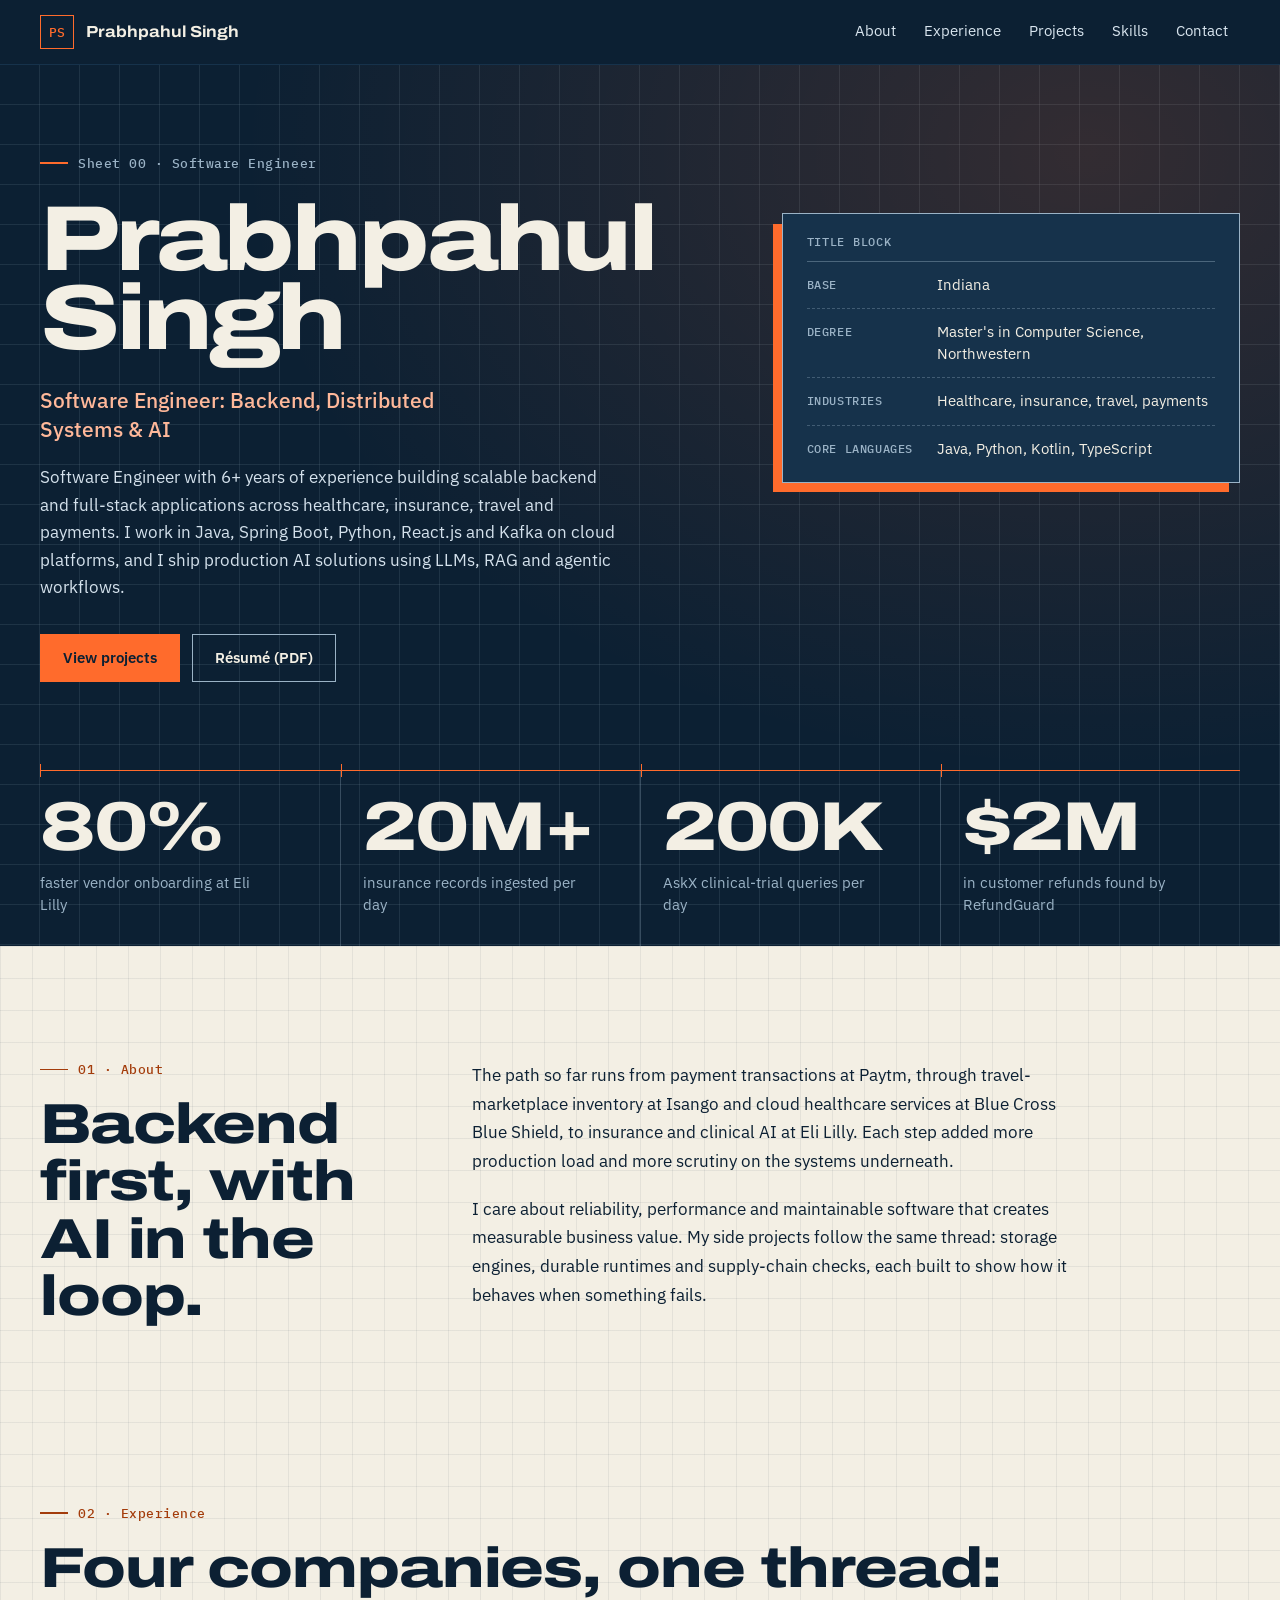
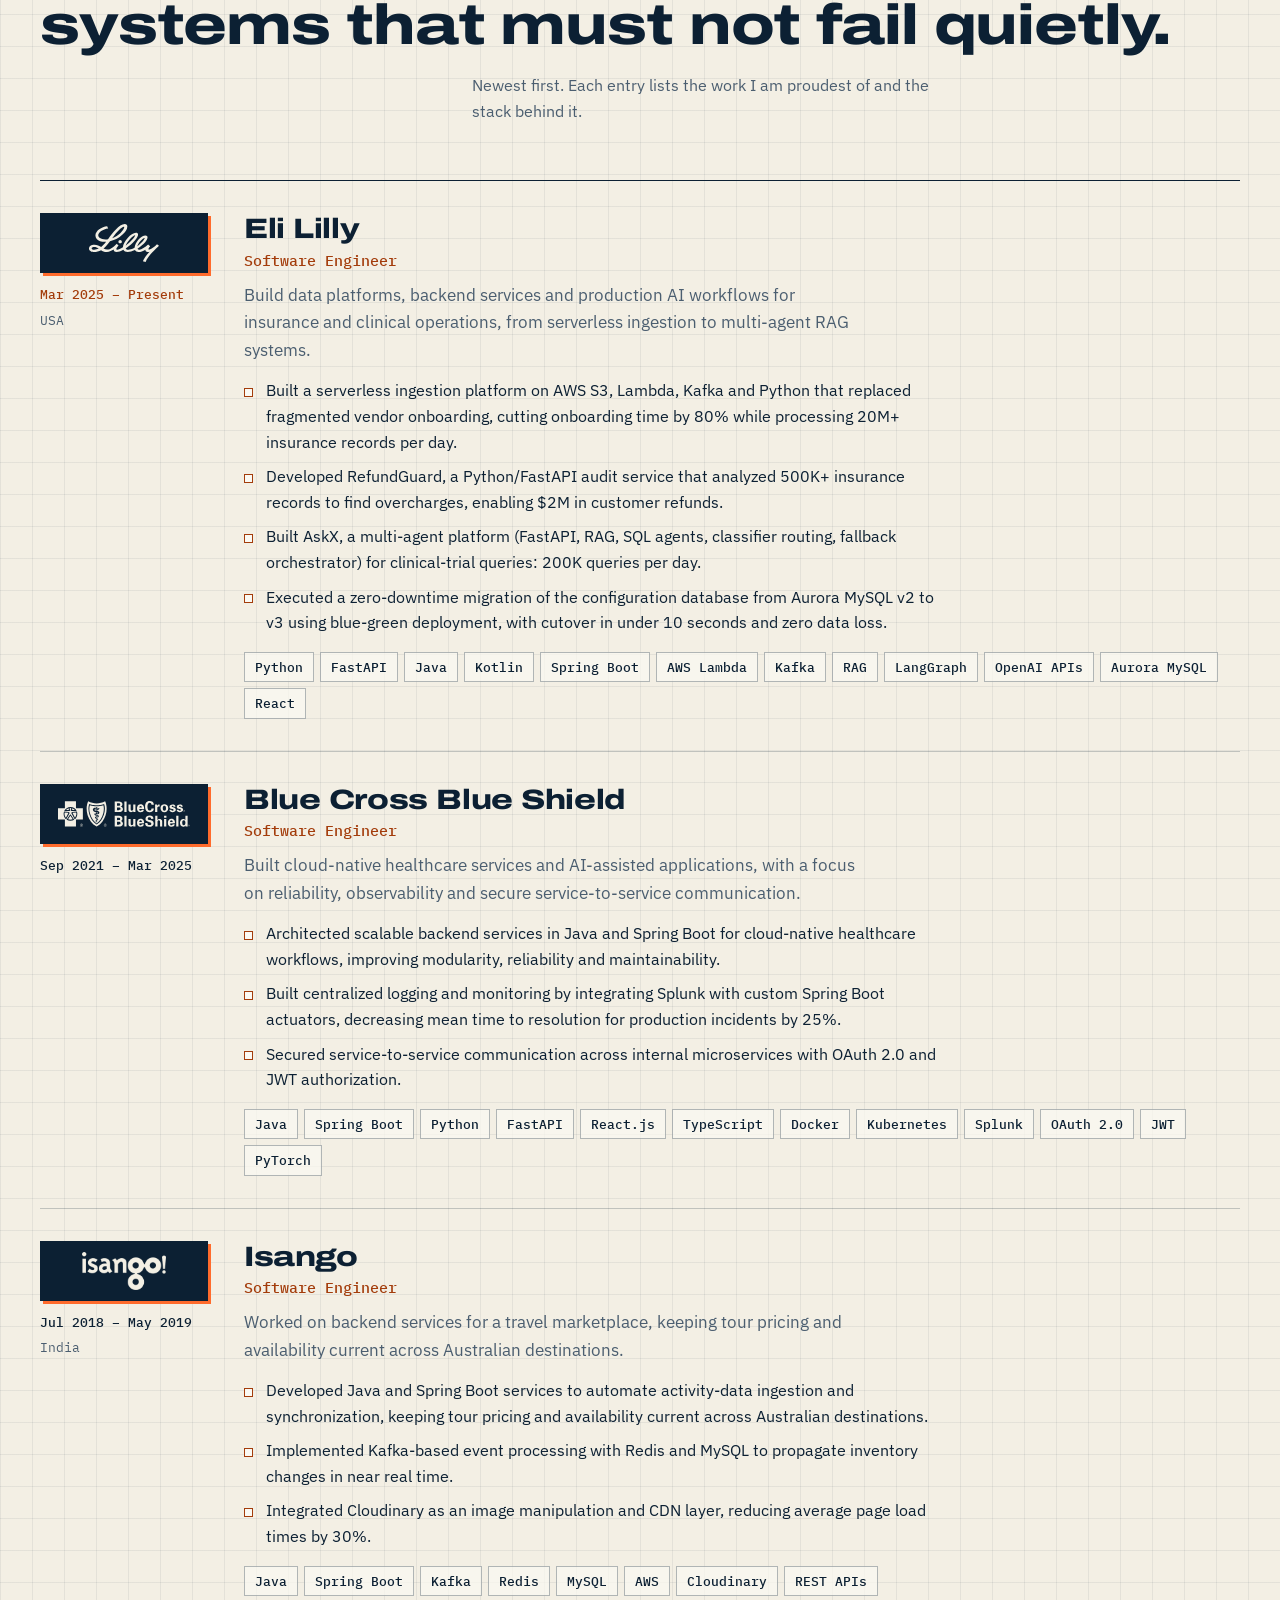
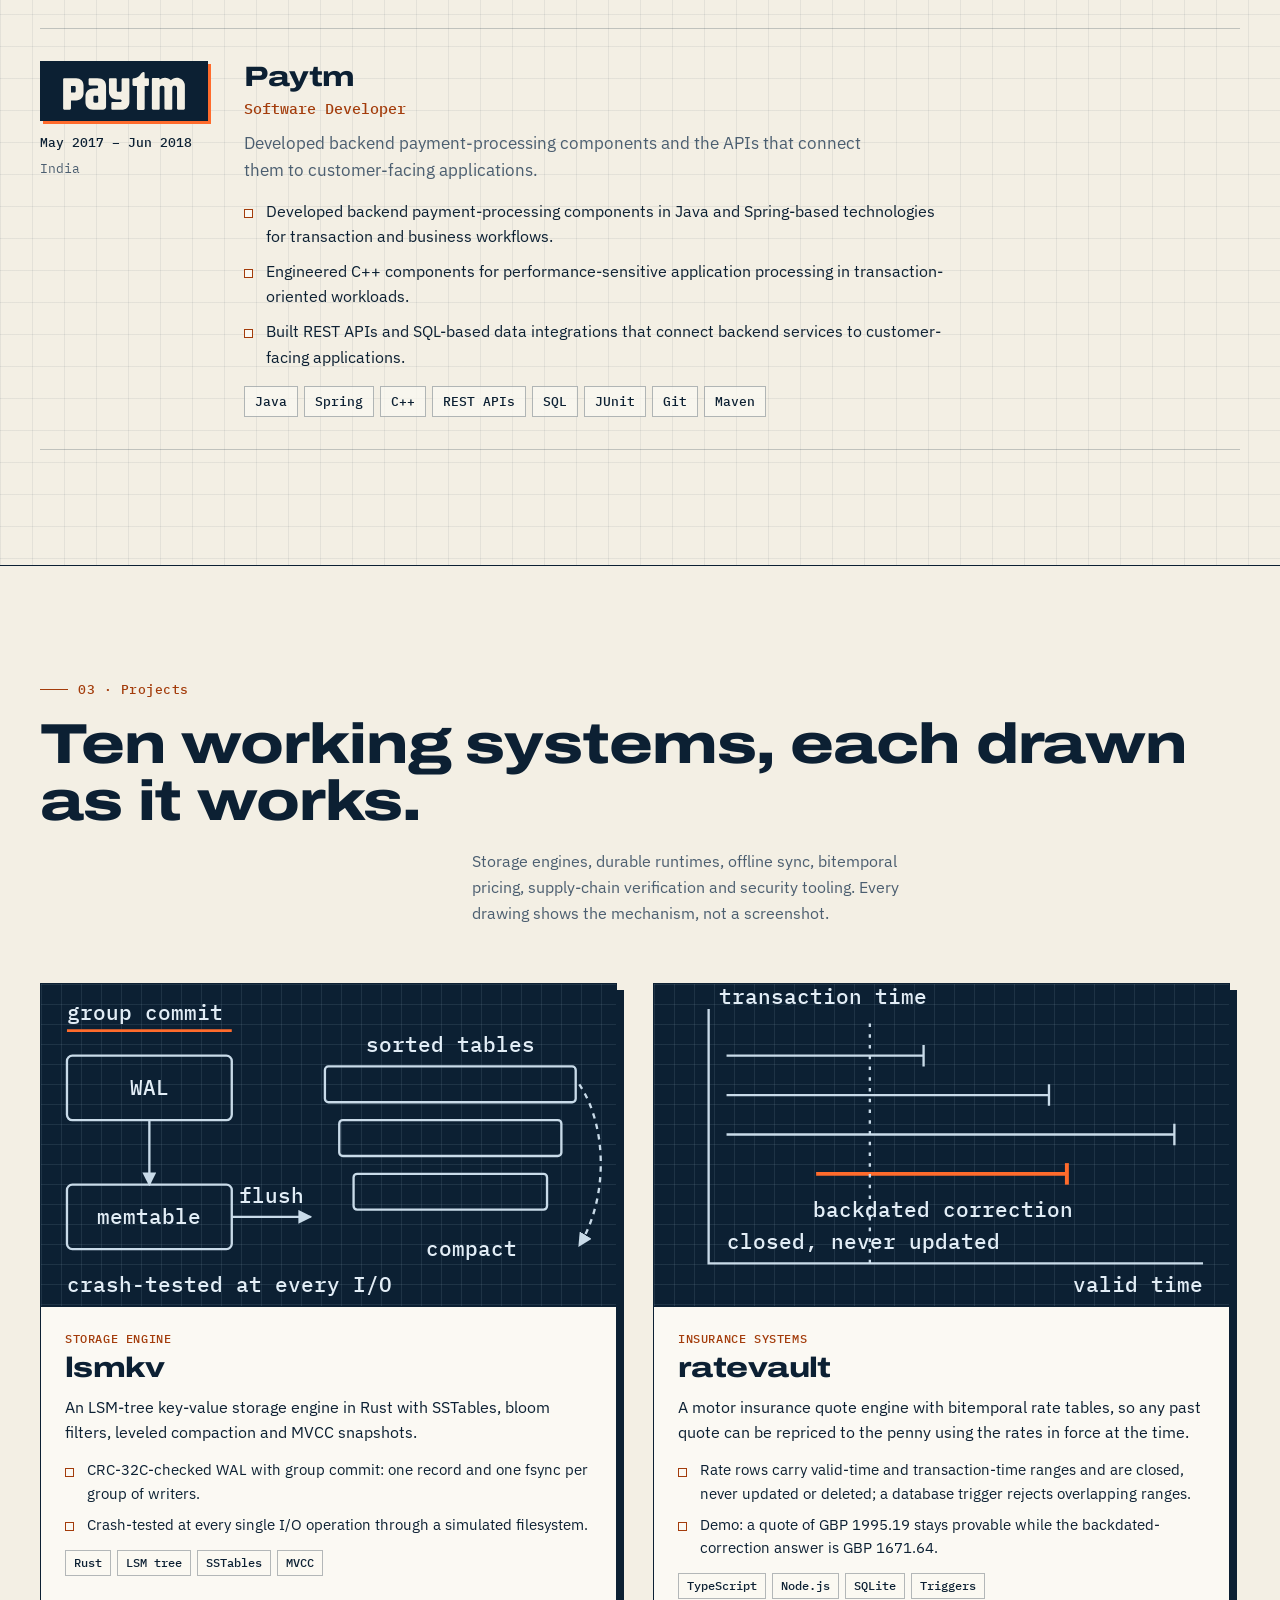
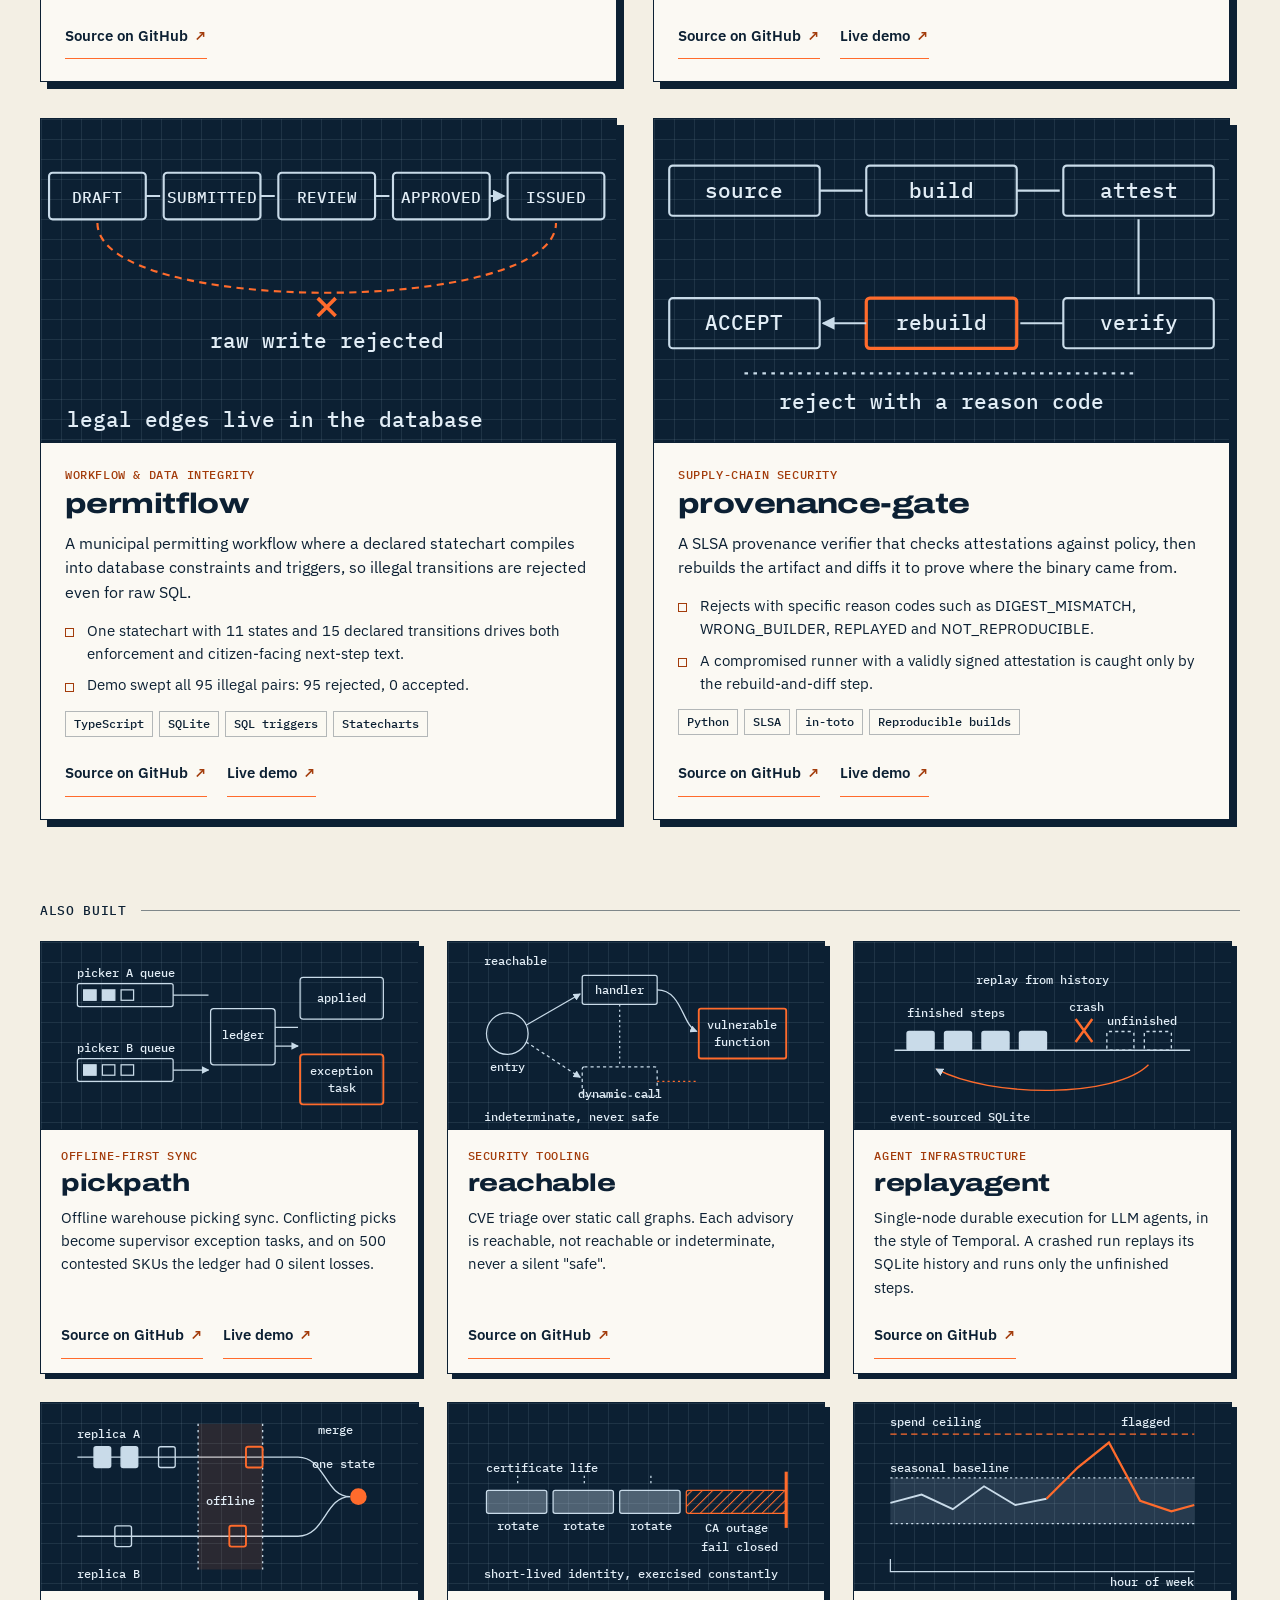
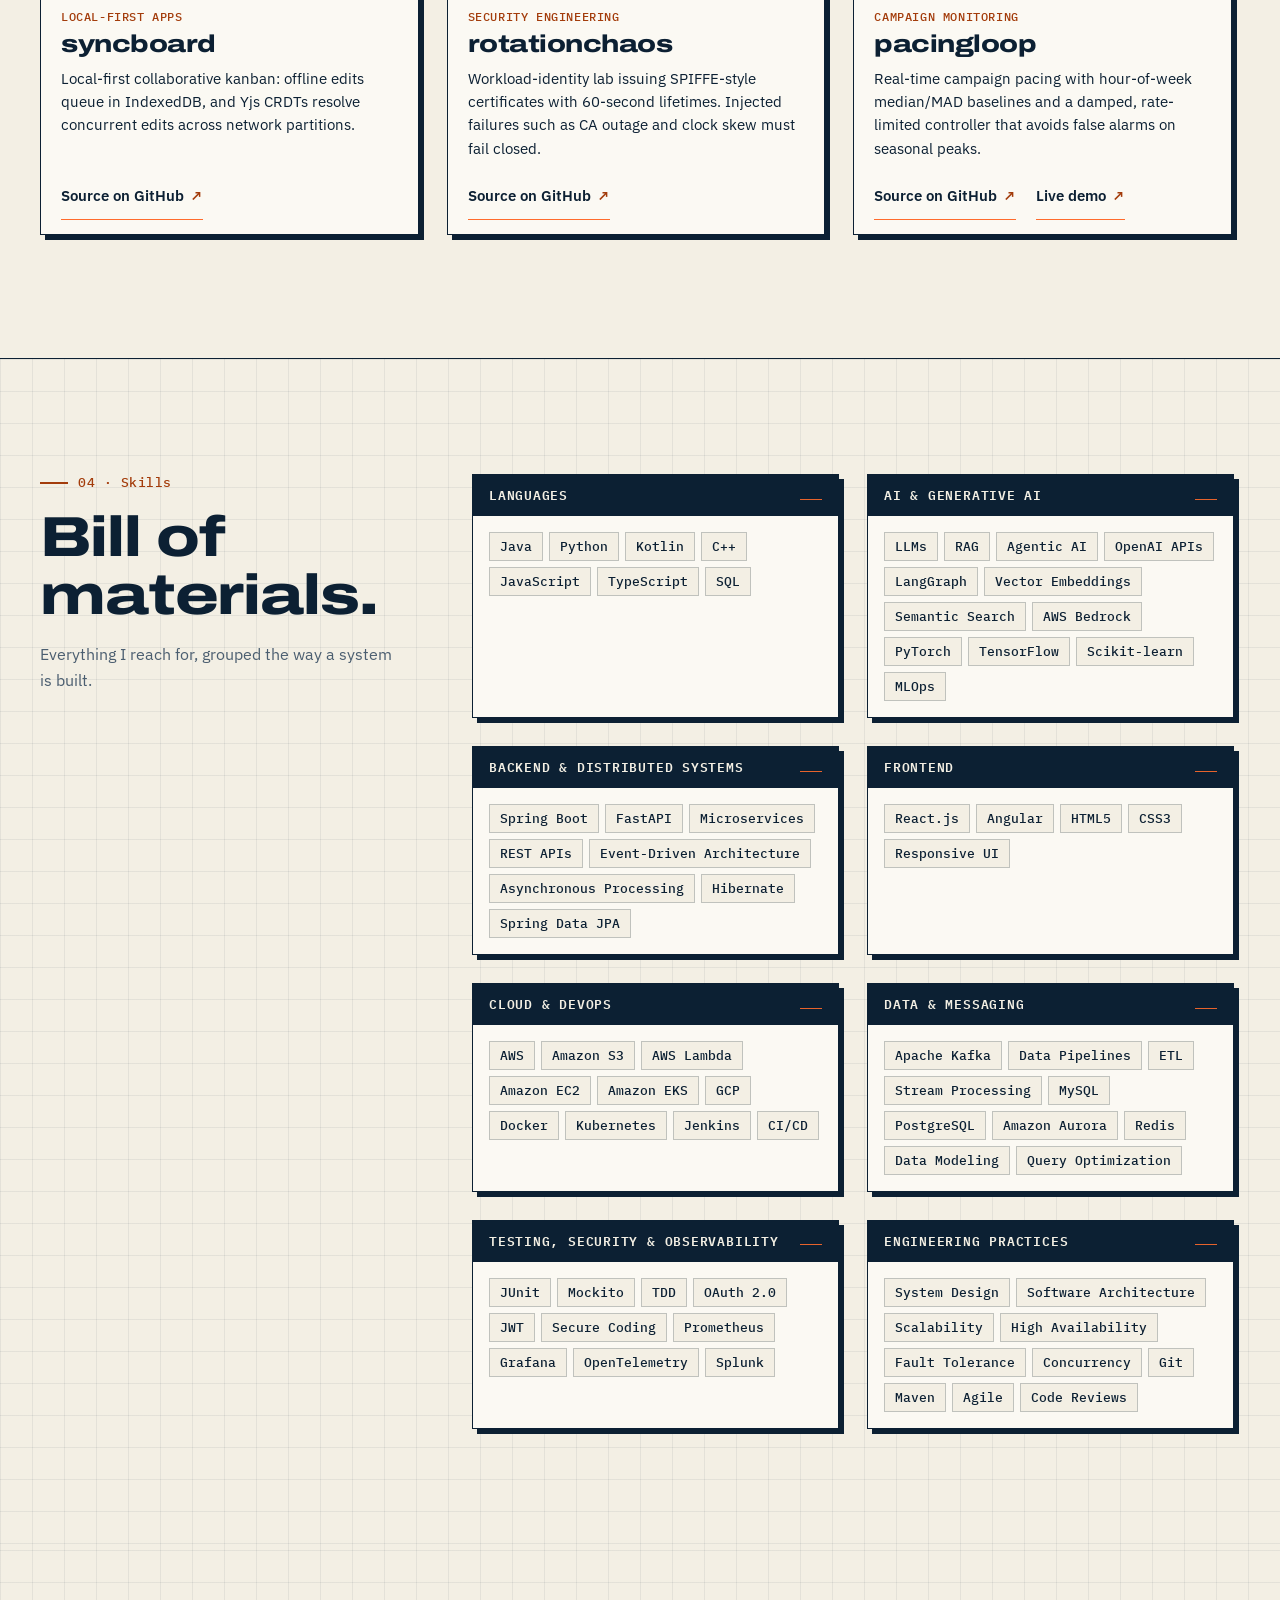
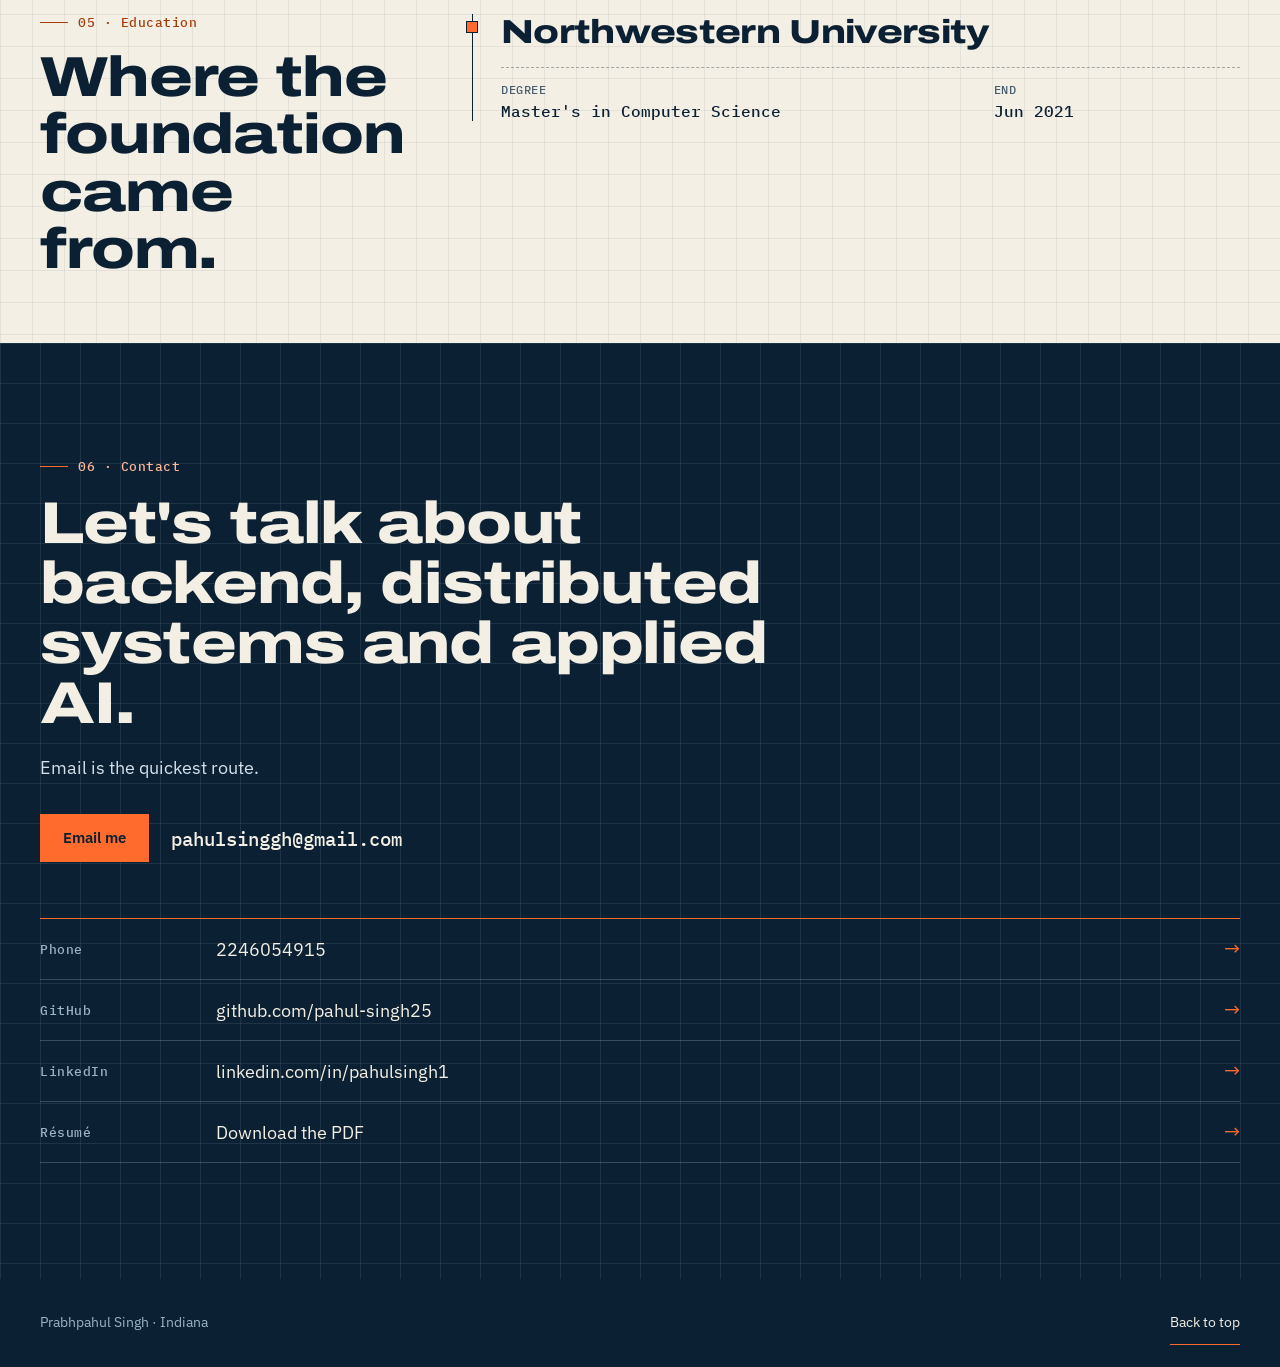
<file: index.html>
<!DOCTYPE html>
<html lang="en">
<head>
<meta charset="utf-8">
<meta name="viewport" content="width=device-width, initial-scale=1">
<title>Prabhpahul Singh | Software Engineer</title>
<meta name="description" content="Software Engineer with 6+ years building scalable backend, distributed and AI systems in healthcare, insurance, travel and payments. Java, Python, Kafka, AWS.">
<link rel="canonical" href="https://pahul-singh25.github.io/">
<meta property="og:type" content="website">
<meta property="og:title" content="Prabhpahul Singh | Software Engineer">
<meta property="og:description" content="Software Engineer with 6+ years building scalable backend, distributed and AI systems in healthcare, insurance, travel and payments. Java, Python, Kafka, AWS.">
<meta property="og:url" content="https://pahul-singh25.github.io/">
<meta property="og:image" content="https://pahul-singh25.github.io/assets/images/social-card.png">
<meta property="og:image:width" content="1200">
<meta property="og:image:height" content="630">
<meta name="twitter:card" content="summary_large_image">
<meta name="twitter:title" content="Prabhpahul Singh | Software Engineer">
<meta name="twitter:description" content="Software Engineer with 6+ years building scalable backend, distributed and AI systems in healthcare, insurance, travel and payments. Java, Python, Kafka, AWS.">
<meta name="twitter:image" content="https://pahul-singh25.github.io/assets/images/social-card.png">
<meta name="theme-color" content="#0c2033">
<link rel="icon" href="favicon.svg" type="image/svg+xml">
<link rel="apple-touch-icon" href="assets/images/apple-touch-icon.png">
<link rel="preconnect" href="https://fonts.googleapis.com">
<link rel="preconnect" href="https://fonts.gstatic.com" crossorigin>
<link rel="stylesheet" href="https://fonts.googleapis.com/css2?family=Archivo:wdth,wght@62..125,400..900&family=IBM+Plex+Mono:wght@400;500&family=IBM+Plex+Sans:wght@400;500;600&display=swap">
<link rel="stylesheet" href="assets/css/site.css">
<script type="application/ld+json">
{"@context":"https://schema.org","@type":"Person","name":"Prabhpahul Singh","jobTitle":"Software Engineer: Backend, Distributed Systems & AI","url":"https://pahul-singh25.github.io/","email":"mailto:pahulsinggh@gmail.com","sameAs":["https://github.com/pahul-singh25","https://www.linkedin.com/in/pahulsingh1/"]}
</script>
</head>
<body id="top">
<a class="skip" href="#main">Skip to content</a>

<header class="site-bar">
  <div class="wrap bar-row">
    <a class="mark" href="#top" aria-label="Prabhpahul Singh, back to top"><span class="mark-box" aria-hidden="true">PS</span><span class="mark-name">Prabhpahul Singh</span></a>
    <nav class="nav-links" aria-label="Primary">
      <a href="#about">About</a>
      <a href="#experience">Experience</a>
      <a href="#projects">Projects</a>
      <a href="#skills">Skills</a>
      <a href="#contact">Contact</a>
    </nav>
    <details class="menu">
      <summary>Menu</summary>
      <nav class="menu-panel" aria-label="Menu">
        <a href="#about">About</a>
        <a href="#experience">Experience</a>
        <a href="#projects">Projects</a>
        <a href="#skills">Skills</a>
        <a href="#contact">Contact</a>
      </nav>
    </details>
  </div>
</header>

<main id="main">

<!-- HERO -->
<section class="hero" aria-labelledby="hero-title">
  <div class="wrap hero-grid">
    <div class="hero-main">
      <p class="sheet-label">Sheet 00 &middot; Software Engineer</p>
      <h1 id="hero-title" class="hero-name">Prabhpahul<br>Singh</h1>
      <p class="hero-title-line">Software Engineer: Backend, Distributed Systems &amp; AI</p>
      <p class="hero-summary">Software Engineer with 6+ years of experience building scalable backend and full-stack applications across healthcare, insurance, travel and payments. I work in Java, Spring Boot, Python, React.js and Kafka on cloud platforms, and I ship production AI solutions using LLMs, RAG and agentic workflows.</p>
      <div class="cta-row">
        <a class="btn btn-primary" href="#projects">View projects</a>
        <a class="btn btn-resume" href="assets/files/prabhpahul-singh-resume.pdf">Résumé (PDF)</a>
      </div>
    </div>

    <aside class="title-block" aria-label="Title block">
      <p class="tb-head">Title block</p>
      <dl class="tb-list">
        <div><dt>Base</dt><dd>Indiana</dd></div>
        <div><dt>Degree</dt><dd>Master's in Computer Science, Northwestern</dd></div>
        <div><dt>Industries</dt><dd>Healthcare, insurance, travel, payments</dd></div>
        <div><dt>Core languages</dt><dd>Java, Python, Kotlin, TypeScript</dd></div>
      </dl>
    </aside>
  </div>

  <div class="wrap">
    <ul class="readouts" aria-label="Headline numbers">
      <li><span class="ro-val">80%</span><span class="ro-label">faster vendor onboarding at Eli Lilly</span></li>
      <li><span class="ro-val">20M+</span><span class="ro-label">insurance records ingested per day</span></li>
      <li><span class="ro-val">200K</span><span class="ro-label">AskX clinical-trial queries per day</span></li>
      <li><span class="ro-val">$2M</span><span class="ro-label">in customer refunds found by RefundGuard</span></li>
    </ul>
  </div>
</section>

<!-- ABOUT -->
<section class="sheet about" id="about" aria-labelledby="about-title">
  <div class="wrap split">
    <header class="sec-head">
      <p class="sec-index">01 &middot; About</p>
      <h2 id="about-title">Backend first, with AI in the loop.</h2>
    </header>
    <div class="prose">
      <p>The path so far runs from payment transactions at Paytm, through travel-marketplace inventory at Isango and cloud healthcare services at Blue Cross Blue Shield, to insurance and clinical AI at Eli Lilly. Each step added more production load and more scrutiny on the systems underneath.</p>
      <p>I care about reliability, performance and maintainable software that creates measurable business value. My side projects follow the same thread: storage engines, durable runtimes and supply-chain checks, each built to show how it behaves when something fails.</p>
    </div>
  </div>
</section>

<!-- EXPERIENCE -->
<section class="sheet experience" id="experience" aria-labelledby="exp-title">
  <div class="wrap">
    <header class="sec-head wide">
      <p class="sec-index">02 &middot; Experience</p>
      <h2 id="exp-title">Four companies, one thread: systems that must not fail quietly.</h2>
      <p class="sec-lede">Newest first. Each entry lists the work I am proudest of and the stack behind it.</p>
    </header>

    <ol class="roles">
      <li class="role role-current">
        <div class="role-meta">
          <span class="logo-tile"><img src="assets/images/logos/eli-lilly.svg" alt="Eli Lilly logo" width="168" height="60" loading="lazy" decoding="async"></span>
          <p class="role-dates">Mar 2025 &ndash; Present</p>
          <p class="role-loc">USA</p>
        </div>
        <div class="role-body">
          <h3>Eli Lilly <span class="role-title">Software Engineer</span></h3>
          <p class="role-desc">Build data platforms, backend services and production AI workflows for insurance and clinical operations, from serverless ingestion to multi-agent RAG systems.</p>
          <ul class="hl">
            <li>Built a serverless ingestion platform on AWS S3, Lambda, Kafka and Python that replaced fragmented vendor onboarding, cutting onboarding time by 80% while processing 20M+ insurance records per day.</li>
            <li>Developed RefundGuard, a Python/FastAPI audit service that analyzed 500K+ insurance records to find overcharges, enabling $2M in customer refunds.</li>
            <li>Built AskX, a multi-agent platform (FastAPI, RAG, SQL agents, classifier routing, fallback orchestrator) for clinical-trial queries: 200K queries per day.</li>
            <li>Executed a zero-downtime migration of the configuration database from Aurora MySQL v2 to v3 using blue-green deployment, with cutover in under 10 seconds and zero data loss.</li>
          </ul>
          <ul class="chips" aria-label="Technologies at Eli Lilly"><li>Python</li><li>FastAPI</li><li>Java</li><li>Kotlin</li><li>Spring Boot</li><li>AWS Lambda</li><li>Kafka</li><li>RAG</li><li>LangGraph</li><li>OpenAI APIs</li><li>Aurora MySQL</li><li>React</li></ul>
        </div>
      </li>

      <li class="role">
        <div class="role-meta">
          <span class="logo-tile"><img src="assets/images/logos/blue-cross-blue-shield.svg" alt="Blue Cross Blue Shield logo" width="168" height="60" loading="lazy" decoding="async"></span>
          <p class="role-dates">Sep 2021 &ndash; Mar 2025</p>
          <p class="role-loc">&nbsp;</p>
        </div>
        <div class="role-body">
          <h3>Blue Cross Blue Shield <span class="role-title">Software Engineer</span></h3>
          <p class="role-desc">Built cloud-native healthcare services and AI-assisted applications, with a focus on reliability, observability and secure service-to-service communication.</p>
          <ul class="hl">
            <li>Architected scalable backend services in Java and Spring Boot for cloud-native healthcare workflows, improving modularity, reliability and maintainability.</li>
            <li>Built centralized logging and monitoring by integrating Splunk with custom Spring Boot actuators, decreasing mean time to resolution for production incidents by 25%.</li>
            <li>Secured service-to-service communication across internal microservices with OAuth 2.0 and JWT authorization.</li>
          </ul>
          <ul class="chips" aria-label="Technologies at Blue Cross Blue Shield"><li>Java</li><li>Spring Boot</li><li>Python</li><li>FastAPI</li><li>React.js</li><li>TypeScript</li><li>Docker</li><li>Kubernetes</li><li>Splunk</li><li>OAuth 2.0</li><li>JWT</li><li>PyTorch</li></ul>
        </div>
      </li>

      <li class="role">
        <div class="role-meta">
          <span class="logo-tile"><img src="assets/images/logos/isango.svg" alt="Isango logo" width="168" height="60" loading="lazy" decoding="async"></span>
          <p class="role-dates">Jul 2018 &ndash; May 2019</p>
          <p class="role-loc">India</p>
        </div>
        <div class="role-body">
          <h3>Isango <span class="role-title">Software Engineer</span></h3>
          <p class="role-desc">Worked on backend services for a travel marketplace, keeping tour pricing and availability current across Australian destinations.</p>
          <ul class="hl">
            <li>Developed Java and Spring Boot services to automate activity-data ingestion and synchronization, keeping tour pricing and availability current across Australian destinations.</li>
            <li>Implemented Kafka-based event processing with Redis and MySQL to propagate inventory changes in near real time.</li>
            <li>Integrated Cloudinary as an image manipulation and CDN layer, reducing average page load times by 30%.</li>
          </ul>
          <ul class="chips" aria-label="Technologies at Isango"><li>Java</li><li>Spring Boot</li><li>Kafka</li><li>Redis</li><li>MySQL</li><li>AWS</li><li>Cloudinary</li><li>REST APIs</li></ul>
        </div>
      </li>

      <li class="role">
        <div class="role-meta">
          <span class="logo-tile"><img src="assets/images/logos/paytm.svg" alt="Paytm logo" width="168" height="60" loading="lazy" decoding="async"></span>
          <p class="role-dates">May 2017 &ndash; Jun 2018</p>
          <p class="role-loc">India</p>
        </div>
        <div class="role-body">
          <h3>Paytm <span class="role-title">Software Developer</span></h3>
          <p class="role-desc">Developed backend payment-processing components and the APIs that connect them to customer-facing applications.</p>
          <ul class="hl">
            <li>Developed backend payment-processing components in Java and Spring-based technologies for transaction and business workflows.</li>
            <li>Engineered C++ components for performance-sensitive application processing in transaction-oriented workloads.</li>
            <li>Built REST APIs and SQL-based data integrations that connect backend services to customer-facing applications.</li>
          </ul>
          <ul class="chips" aria-label="Technologies at Paytm"><li>Java</li><li>Spring</li><li>C++</li><li>REST APIs</li><li>SQL</li><li>JUnit</li><li>Git</li><li>Maven</li></ul>
        </div>
      </li>
    </ol>
  </div>
</section>

<!-- PROJECTS -->
<section class="sheet projects" id="projects" aria-labelledby="proj-title">
  <div class="wrap">
    <header class="sec-head wide">
      <p class="sec-index">03 &middot; Projects</p>
      <h2 id="proj-title">Ten working systems, each drawn as it works.</h2>
      <p class="sec-lede">Storage engines, durable runtimes, offline sync, bitemporal pricing, supply-chain verification and security tooling. Every drawing shows the mechanism, not a screenshot.</p>
    </header>

    <div class="feat-grid">

      <!-- lsmkv -->
      <article class="proj feat" id="lsmkv" aria-labelledby="t-lsmkv">
        <div class="fig">
          <svg viewBox="0 0 320 180" role="img" aria-label="Drawing: writes go through a checksummed log and a memtable, flush into stacked sorted tables, and compaction merges them.">
            <defs><marker id="m-lsm" viewBox="0 0 8 8" refX="7" refY="4" markerWidth="6" markerHeight="6" orient="auto"><path d="M0 0L8 4L0 8z" fill="currentColor"/></marker></defs>
            <g fill="none" stroke="currentColor" stroke-width="1.3">
              <rect x="14" y="40" width="92" height="36" rx="3"/>
              <rect x="14" y="112" width="92" height="36" rx="3"/>
              <path d="M60 76 V112" marker-end="url(#m-lsm)"/>
              <path d="M106 130 H150" marker-end="url(#m-lsm)"/>
              <rect x="158" y="46" width="140" height="20" rx="2"/>
              <rect x="166" y="76" width="124" height="20" rx="2"/>
              <rect x="174" y="106" width="108" height="20" rx="2"/>
              <path d="M300 56 C 316 80, 316 120, 300 146" stroke-dasharray="3 3" marker-end="url(#m-lsm)"/>
              <path d="M14 26 H106" stroke="#ff6b2c" stroke-width="1.6"/>
            </g>
            <g class="fig-tx">
              <text x="60" y="62" text-anchor="middle">WAL</text>
              <text x="60" y="134" text-anchor="middle">memtable</text>
              <text x="14" y="20">group commit</text>
              <text x="128" y="122" text-anchor="middle">flush</text>
              <text x="228" y="38" text-anchor="middle">sorted tables</text>
              <text x="240" y="152" text-anchor="middle">compact</text>
              <text x="14" y="172" fill="#c9dbe9">crash-tested at every I/O</text>
            </g>
          </svg>
        </div>
        <div class="body">
          <p class="cat">Storage engine</p>
          <h3 id="t-lsmkv">lsmkv</h3>
          <p class="desc">An LSM-tree key-value storage engine in Rust with SSTables, bloom filters, leveled compaction and MVCC snapshots.</p>
          <ul class="hl">
            <li>CRC-32C-checked WAL with group commit: one record and one fsync per group of writers.</li>
            <li>Crash-tested at every single I/O operation through a simulated filesystem.</li>
          </ul>
          <ul class="chips" aria-label="Technologies used in lsmkv"><li>Rust</li><li>LSM tree</li><li>SSTables</li><li>MVCC</li></ul>
          <p class="links"><a href="https://github.com/pahul-singh25/lsmkv">Source on GitHub</a></p>
        </div>
      </article>

      <!-- ratevault -->
      <article class="proj feat" id="ratevault" aria-labelledby="t-ratevault">
        <div class="fig">
          <svg viewBox="0 0 320 180" role="img" aria-label="Drawing: rate rows on two time axes. Closed rows stay in place, and a backdated correction is added as a new row.">
            <g fill="none" stroke="currentColor" stroke-width="1.3">
              <path d="M30 14 V156 H306"/>
              <path d="M40 40 H150 M150 34 V46"/>
              <path d="M40 62 H220 M220 56 V68"/>
              <path d="M40 84 H290 M290 78 V90"/>
              <path d="M90 106 H230" stroke="#ff6b2c" stroke-width="2.2"/>
              <path d="M230 100 V112" stroke="#ff6b2c" stroke-width="2.2"/>
              <path d="M120 22 V156" stroke-dasharray="2 4"/>
            </g>
            <g class="fig-tx">
              <text x="36" y="11">transaction time</text>
              <text x="306" y="172" text-anchor="end">valid time</text>
              <text x="88" y="130" fill="#ff6b2c">backdated correction</text>
              <text x="40" y="148" fill="#c9dbe9">closed, never updated</text>
            </g>
          </svg>
        </div>
        <div class="body">
          <p class="cat">Insurance systems</p>
          <h3 id="t-ratevault">ratevault</h3>
          <p class="desc">A motor insurance quote engine with bitemporal rate tables, so any past quote can be repriced to the penny using the rates in force at the time.</p>
          <ul class="hl">
            <li>Rate rows carry valid-time and transaction-time ranges and are closed, never updated or deleted; a database trigger rejects overlapping ranges.</li>
            <li>Demo: a quote of GBP 1995.19 stays provable while the backdated-correction answer is GBP 1671.64.</li>
          </ul>
          <ul class="chips" aria-label="Technologies used in ratevault"><li>TypeScript</li><li>Node.js</li><li>SQLite</li><li>Triggers</li></ul>
          <p class="links"><a href="https://github.com/pahul-singh25/ratevault">Source on GitHub</a><a href="https://pahul-singh25.github.io/ratevault/">Live demo</a></p>
        </div>
      </article>

      <!-- permitflow -->
      <article class="proj feat" id="permitflow" aria-labelledby="t-permitflow">
        <div class="fig">
          <svg viewBox="0 0 320 180" role="img" aria-label="Drawing: permit statuses move along a legal path of boxes; a bypass write from draft straight to issued is rejected.">
            <defs><marker id="m-pf" viewBox="0 0 8 8" refX="7" refY="4" markerWidth="6" markerHeight="6" orient="auto"><path d="M0 0L8 4L0 8z" fill="currentColor"/></marker></defs>
            <g fill="none" stroke="currentColor" stroke-width="1.2">
              <rect x="4" y="30" width="54" height="26" rx="2"/>
              <rect x="68" y="30" width="54" height="26" rx="2"/>
              <rect x="132" y="30" width="54" height="26" rx="2"/>
              <rect x="196" y="30" width="54" height="26" rx="2"/>
              <rect x="260" y="30" width="54" height="26" rx="2"/>
              <path d="M58 43 H66 M122 43 H130 M186 43 H194 M250 43 H258" marker-end="url(#m-pf)"/>
              <path d="M31 58 C 31 110, 287 110, 287 58" stroke="#ff6b2c" stroke-dasharray="4 3"/>
            </g>
            <path d="M154 100 l 10 10 M164 100 l -10 10" stroke="#ff6b2c" stroke-width="2"/>
            <g class="fig-tx">
              <text x="31" y="47" text-anchor="middle" style="font-size:9px">DRAFT</text>
              <text x="95" y="47" text-anchor="middle" style="font-size:9px">SUBMITTED</text>
              <text x="159" y="47" text-anchor="middle" style="font-size:9px">REVIEW</text>
              <text x="223" y="47" text-anchor="middle" style="font-size:9px">APPROVED</text>
              <text x="287" y="47" text-anchor="middle" style="font-size:9px">ISSUED</text>
              <text x="159" y="128" text-anchor="middle" fill="#ff6b2c">raw write rejected</text>
              <text x="14" y="172" fill="#c9dbe9">legal edges live in the database</text>
            </g>
          </svg>
        </div>
        <div class="body">
          <p class="cat">Workflow &amp; data integrity</p>
          <h3 id="t-permitflow">permitflow</h3>
          <p class="desc">A municipal permitting workflow where a declared statechart compiles into database constraints and triggers, so illegal transitions are rejected even for raw SQL.</p>
          <ul class="hl">
            <li>One statechart with 11 states and 15 declared transitions drives both enforcement and citizen-facing next-step text.</li>
            <li>Demo swept all 95 illegal pairs: 95 rejected, 0 accepted.</li>
          </ul>
          <ul class="chips" aria-label="Technologies used in permitflow"><li>TypeScript</li><li>SQLite</li><li>SQL triggers</li><li>Statecharts</li></ul>
          <p class="links"><a href="https://github.com/pahul-singh25/permitflow">Source on GitHub</a><a href="https://pahul-singh25.github.io/permitflow/">Live demo</a></p>
        </div>
      </article>

      <!-- provenance-gate -->
      <article class="proj feat" id="provenance-gate" aria-labelledby="t-provenance-gate">
        <div class="fig">
          <svg viewBox="0 0 320 180" role="img" aria-label="Drawing: a build is attested, verified against policy, then rebuilt and diffed. The rebuild step is the one that catches a compromised runner.">
            <defs><marker id="m-pg" viewBox="0 0 8 8" refX="7" refY="4" markerWidth="6" markerHeight="6" orient="auto"><path d="M0 0L8 4L0 8z" fill="currentColor"/></marker></defs>
            <g fill="none" stroke="currentColor" stroke-width="1.2">
              <rect x="8" y="26" width="84" height="28" rx="2"/>
              <rect x="118" y="26" width="84" height="28" rx="2"/>
              <rect x="228" y="26" width="84" height="28" rx="2"/>
              <rect x="228" y="100" width="84" height="28" rx="2"/>
              <rect x="118" y="100" width="84" height="28" rx="2" stroke="#ff6b2c" stroke-width="1.8"/>
              <rect x="8" y="100" width="84" height="28" rx="2"/>
              <path d="M92 40 H116 M202 40 H226 M270 56 V98 M228 114 H204 M118 114 H94" marker-end="url(#m-pg)"/>
              <path d="M50 142 H270" stroke-dasharray="2 3"/>
            </g>
            <g class="fig-tx">
              <text x="50" y="44" text-anchor="middle">source</text>
              <text x="160" y="44" text-anchor="middle">build</text>
              <text x="270" y="44" text-anchor="middle">attest</text>
              <text x="270" y="118" text-anchor="middle">verify</text>
              <text x="160" y="118" text-anchor="middle" fill="#ff6b2c">rebuild</text>
              <text x="50" y="118" text-anchor="middle">ACCEPT</text>
              <text x="160" y="162" text-anchor="middle">reject with a reason code</text>
            </g>
          </svg>
        </div>
        <div class="body">
          <p class="cat">Supply-chain security</p>
          <h3 id="t-provenance-gate">provenance-gate</h3>
          <p class="desc">A SLSA provenance verifier that checks attestations against policy, then rebuilds the artifact and diffs it to prove where the binary came from.</p>
          <ul class="hl">
            <li>Rejects with specific reason codes such as DIGEST_MISMATCH, WRONG_BUILDER, REPLAYED and NOT_REPRODUCIBLE.</li>
            <li>A compromised runner with a validly signed attestation is caught only by the rebuild-and-diff step.</li>
          </ul>
          <ul class="chips" aria-label="Technologies used in provenance-gate"><li>Python</li><li>SLSA</li><li>in-toto</li><li>Reproducible builds</li></ul>
          <p class="links"><a href="https://github.com/pahul-singh25/provenance-gate">Source on GitHub</a><a href="https://pahul-singh25.github.io/provenance-gate/">Live demo</a></p>
        </div>
      </article>

    </div>

    <h3 class="also-head"><span>Also built</span></h3>
    <div class="mini-grid">

      <!-- pickpath -->
      <article class="proj mini" id="pickpath" aria-labelledby="t-pickpath">
        <div class="fig">
          <svg viewBox="0 0 320 180" role="img" aria-label="Drawing: two pickers' offline queues drain into a reservation ledger; valid picks are applied, and conflicts become supervisor exception tasks.">
            <defs><marker id="m-pp" viewBox="0 0 8 8" refX="7" refY="4" markerWidth="6" markerHeight="6" orient="auto"><path d="M0 0L8 4L0 8z" fill="currentColor"/></marker></defs>
            <g fill="none" stroke="currentColor" stroke-width="1.2">
              <rect x="14" y="40" width="92" height="22" rx="2"/>
              <rect x="14" y="112" width="92" height="22" rx="2"/>
              <rect x="20" y="46" width="12" height="10" fill="currentColor"/>
              <rect x="38" y="46" width="12" height="10" fill="currentColor"/>
              <rect x="56" y="46" width="12" height="10"/>
              <rect x="20" y="118" width="12" height="10" fill="currentColor"/>
              <rect x="38" y="118" width="12" height="10"/>
              <rect x="56" y="118" width="12" height="10"/>
              <path d="M106 51 H140 M106 123 H140" marker-end="url(#m-pp)"/>
              <rect x="142" y="64" width="62" height="54" rx="3"/>
              <path d="M204 82 H226 M204 100 H226" marker-end="url(#m-pp)"/>
              <rect x="228" y="34" width="80" height="40" rx="3"/>
              <rect x="228" y="108" width="80" height="48" rx="3" stroke="#ff6b2c" stroke-width="1.8"/>
            </g>
            <g class="fig-tx">
              <text x="14" y="34">picker A queue</text>
              <text x="14" y="106">picker B queue</text>
              <text x="173" y="93" text-anchor="middle">ledger</text>
              <text x="268" y="58" text-anchor="middle">applied</text>
              <text x="268" y="128" text-anchor="middle" fill="#ff6b2c">exception</text>
              <text x="268" y="144" text-anchor="middle" fill="#ff6b2c">task</text>
            </g>
          </svg>
        </div>
        <div class="body">
          <p class="cat">Offline-first sync</p>
          <h3 id="t-pickpath">pickpath</h3>
          <p class="desc">Offline warehouse picking sync. Conflicting picks become supervisor exception tasks, and on 500 contested SKUs the ledger had 0 silent losses.</p>
          <p class="links"><a href="https://github.com/pahul-singh25/pickpath">Source on GitHub</a><a href="https://pahul-singh25.github.io/pickpath/">Live demo</a></p>
        </div>
      </article>

      <!-- reachable -->
      <article class="proj mini" id="reachable" aria-labelledby="t-reachable">
        <div class="fig">
          <svg viewBox="0 0 320 180" role="img" aria-label="Drawing: a call graph from an entry point to a vulnerable function. A dynamic dispatch node makes the unresolved branch indeterminate, never safe.">
            <defs><marker id="m-re" viewBox="0 0 8 8" refX="7" refY="4" markerWidth="6" markerHeight="6" orient="auto"><path d="M0 0L8 4L0 8z" fill="currentColor"/></marker></defs>
            <g fill="none" stroke="currentColor" stroke-width="1.2">
              <circle cx="36" cy="88" r="20"/>
              <rect x="108" y="32" width="72" height="28" rx="2"/>
              <rect x="108" y="120" width="72" height="28" rx="2" stroke-dasharray="3 3"/>
              <rect x="220" y="64" width="84" height="48" rx="2" stroke="#ff6b2c" stroke-width="1.8"/>
              <path d="M54 80 L106 50" marker-end="url(#m-re)"/>
              <path d="M54 96 L106 130" stroke-dasharray="3 3" marker-end="url(#m-re)"/>
              <path d="M180 46 C 204 46, 204 80, 218 86" marker-end="url(#m-re)"/>
              <path d="M144 60 V118" stroke-dasharray="2 3"/>
              <path d="M180 134 H218" stroke="#ff6b2c" stroke-dasharray="2 3"/>
            </g>
            <g class="fig-tx">
              <text x="36" y="124" text-anchor="middle">entry</text>
              <text x="144" y="50" text-anchor="middle">handler</text>
              <text x="144" y="150" text-anchor="middle">dynamic call</text>
              <text x="262" y="84" text-anchor="middle" fill="#ff6b2c">vulnerable</text>
              <text x="262" y="100" text-anchor="middle">function</text>
              <text x="14" y="22" fill="#c9dbe9">reachable</text>
              <text x="14" y="172" fill="#ff6b2c">indeterminate, never safe</text>
            </g>
          </svg>
        </div>
        <div class="body">
          <p class="cat">Security tooling</p>
          <h3 id="t-reachable">reachable</h3>
          <p class="desc">CVE triage over static call graphs. Each advisory is reachable, not reachable or indeterminate, never a silent "safe".</p>
          <p class="links"><a href="https://github.com/pahul-singh25/reachable">Source on GitHub</a></p>
        </div>
      </article>

      <!-- replayagent -->
      <article class="proj mini" id="replayagent" aria-labelledby="t-replayagent">
        <div class="fig">
          <svg viewBox="0 0 320 180" role="img" aria-label="Drawing: a workflow records finished steps, a crash interrupts it, and a new worker replays the history and runs only the unfinished steps.">
            <defs><marker id="m-rep" viewBox="0 0 8 8" refX="7" refY="4" markerWidth="6" markerHeight="6" orient="auto"><path d="M0 0L8 4L0 8z" fill="currentColor"/></marker></defs>
            <g fill="none" stroke="currentColor" stroke-width="1.3">
              <path d="M18 104 H302"/>
              <path d="M262 118 C 230 150, 110 150, 58 122" stroke="#ff6b2c" marker-end="url(#m-rep)"/>
              <rect x="30" y="86" width="26" height="18" rx="2" fill="currentColor"/>
              <rect x="66" y="86" width="26" height="18" rx="2" fill="currentColor"/>
              <rect x="102" y="86" width="26" height="18" rx="2" fill="currentColor"/>
              <rect x="138" y="86" width="26" height="18" rx="2" fill="currentColor"/>
              <rect x="222" y="86" width="26" height="18" rx="2" stroke-dasharray="3 3"/>
              <rect x="258" y="86" width="26" height="18" rx="2" stroke-dasharray="3 3"/>
            </g>
            <g stroke="#ff6b2c" stroke-width="2.4" fill="none"><path d="M192 74 L208 96 M208 74 L192 96"/></g>
            <g class="fig-tx">
              <text x="30" y="72">finished steps</text>
              <text x="186" y="66" fill="#ff6b2c">crash</text>
              <text x="222" y="80">unfinished</text>
              <text x="160" y="40" text-anchor="middle">replay from history</text>
              <text x="14" y="172" fill="#c9dbe9">event-sourced SQLite</text>
            </g>
          </svg>
        </div>
        <div class="body">
          <p class="cat">Agent infrastructure</p>
          <h3 id="t-replayagent">replayagent</h3>
          <p class="desc">Single-node durable execution for LLM agents, in the style of Temporal. A crashed run replays its SQLite history and runs only the unfinished steps.</p>
          <p class="links"><a href="https://github.com/pahul-singh25/replayagent">Source on GitHub</a></p>
        </div>
      </article>

      <!-- syncboard -->
      <article class="proj mini" id="syncboard" aria-labelledby="t-syncboard">
        <div class="fig">
          <svg viewBox="0 0 320 180" role="img" aria-label="Drawing: two replicas edit while split apart, then their edits merge into one converged board.">
            <g fill="none" stroke="currentColor" stroke-width="1.3">
              <path d="M14 52 H226"/>
              <path d="M14 128 H226"/>
              <rect x="130" y="20" width="62" height="140" fill="#ff6b2c" fill-opacity=".12" stroke="none"/>
              <path d="M130 20 V160 M192 20 V160" stroke-dasharray="2 4"/>
              <rect x="30" y="42" width="16" height="20" rx="2" fill="currentColor"/>
              <rect x="56" y="42" width="16" height="20" rx="2" fill="currentColor"/>
              <rect x="92" y="42" width="16" height="20" rx="2"/>
              <rect x="50" y="118" width="16" height="20" rx="2"/>
              <rect x="160" y="118" width="16" height="20" rx="2" stroke="#ff6b2c" stroke-width="1.8"/>
              <rect x="176" y="42" width="16" height="20" rx="2" stroke="#ff6b2c" stroke-width="1.8"/>
              <path d="M226 52 C 252 52, 252 90, 276 90"/>
              <path d="M226 128 C 252 128, 252 90, 276 90"/>
              <circle cx="284" cy="90" r="8" fill="#ff6b2c" stroke="none"/>
            </g>
            <g class="fig-tx">
              <text x="14" y="34">replica A</text>
              <text x="14" y="168">replica B</text>
              <text x="161" y="98" text-anchor="middle" fill="#ff6b2c">offline</text>
              <text x="262" y="30" text-anchor="middle">merge</text>
              <text x="300" y="62" text-anchor="end" fill="#ff6b2c">one state</text>
            </g>
          </svg>
        </div>
        <div class="body">
          <p class="cat">Local-first apps</p>
          <h3 id="t-syncboard">syncboard</h3>
          <p class="desc">Local-first collaborative kanban: offline edits queue in IndexedDB, and Yjs CRDTs resolve concurrent edits across network partitions.</p>
          <p class="links"><a href="https://github.com/pahul-singh25/syncboard">Source on GitHub</a></p>
        </div>
      </article>

      <!-- rotationchaos -->
      <article class="proj mini" id="rotationchaos" aria-labelledby="t-rotationchaos">
        <div class="fig">
          <svg viewBox="0 0 320 180" role="img" aria-label="Drawing: short-lived certificates rotate at half life; during a simulated CA outage the rotation hatch appears and the path stops in a fail-closed bar.">
            <defs><pattern id="hatch-rc" width="7" height="7" patternUnits="userSpaceOnUse" patternTransform="rotate(45)"><line x1="0" y1="0" x2="0" y2="7" stroke="#ff6b2c" stroke-width="2"/></pattern></defs>
            <g fill="none" stroke="currentColor" stroke-width="1.2">
              <rect x="16" y="84" width="58" height="22" rx="2" fill="currentColor" fill-opacity=".35"/>
              <rect x="80" y="84" width="58" height="22" rx="2" fill="currentColor" fill-opacity=".35"/>
              <rect x="144" y="84" width="58" height="22" rx="2" fill="currentColor" fill-opacity=".35"/>
              <path d="M46 70 V80 M110 70 V80 M174 70 V80" stroke-dasharray="2 3"/>
              <rect x="208" y="84" width="96" height="22" rx="2" fill="url(#hatch-rc)" stroke="#ff6b2c"/>
              <path d="M304 66 V120" stroke="#ff6b2c" stroke-width="3"/>
            </g>
            <g class="fig-tx">
              <text x="16" y="66">certificate life</text>
              <text x="46" y="122" text-anchor="middle">rotate</text>
              <text x="110" y="122" text-anchor="middle">rotate</text>
              <text x="174" y="122" text-anchor="middle">rotate</text>
              <text x="256" y="124" text-anchor="middle" fill="#ff6b2c">CA outage</text>
              <text x="296" y="142" text-anchor="end" fill="#ff6b2c">fail closed</text>
              <text x="14" y="168" fill="#c9dbe9">short-lived identity, exercised constantly</text>
            </g>
          </svg>
        </div>
        <div class="body">
          <p class="cat">Security engineering</p>
          <h3 id="t-rotationchaos">rotationchaos</h3>
          <p class="desc">Workload-identity lab issuing SPIFFE-style certificates with 60-second lifetimes. Injected failures such as CA outage and clock skew must fail closed.</p>
          <p class="links"><a href="https://github.com/pahul-singh25/rotationchaos">Source on GitHub</a></p>
        </div>
      </article>

      <!-- pacingloop -->
      <article class="proj mini" id="pacingloop" aria-labelledby="t-pacingloop">
        <div class="fig">
          <svg viewBox="0 0 320 180" role="img" aria-label="Drawing: spend follows a seasonal baseline band. A spike above the band is flagged, and a spend ceiling line caps the controller.">
            <g fill="none" stroke="currentColor" stroke-width="1.2">
              <rect x="14" y="72" width="292" height="44" fill="#9bb3c6" fill-opacity=".18" stroke="none"/>
              <path d="M14 72 H306 M14 116 H306" stroke-dasharray="2 3"/>
              <path d="M14 30 H306" stroke="#ff6b2c" stroke-dasharray="6 4"/>
              <path d="M14 150 V162 H306"/>
              <polyline points="14,96 44,88 74,102 104,80 134,98 164,92" stroke-width="1.8"/>
            </g>
            <polyline points="164,92 194,62 224,38 254,94 284,104 306,98" fill="none" stroke="#ff6b2c" stroke-width="2.2"/>
            <g class="fig-tx">
              <text x="14" y="22">spend ceiling</text>
              <text x="14" y="66" fill="#c9dbe9">seasonal baseline</text>
              <text x="236" y="22" fill="#ff6b2c">flagged</text>
              <text x="306" y="176" text-anchor="end">hour of week</text>
            </g>
          </svg>
        </div>
        <div class="body">
          <p class="cat">Campaign monitoring</p>
          <h3 id="t-pacingloop">pacingloop</h3>
          <p class="desc">Real-time campaign pacing with hour-of-week median/MAD baselines and a damped, rate-limited controller that avoids false alarms on seasonal peaks.</p>
          <p class="links"><a href="https://github.com/pahul-singh25/pacingloop">Source on GitHub</a><a href="https://pahul-singh25.github.io/pacingloop/">Live demo</a></p>
        </div>
      </article>

    </div>
  </div>
</section>

<!-- SKILLS -->
<section class="sheet skills" id="skills" aria-labelledby="skills-title">
  <div class="wrap split">
    <header class="sec-head">
      <p class="sec-index">04 &middot; Skills</p>
      <h2 id="skills-title">Bill of materials.</h2>
      <p class="sec-lede">Everything I reach for, grouped the way a system is built.</p>
    </header>
    <div class="bom">
      <section class="bom-group" aria-labelledby="g1"><h3 id="g1">Languages</h3><ul class="chips"><li>Java</li><li>Python</li><li>Kotlin</li><li>C++</li><li>JavaScript</li><li>TypeScript</li><li>SQL</li></ul></section>
      <section class="bom-group" aria-labelledby="g2"><h3 id="g2">AI &amp; Generative AI</h3><ul class="chips"><li>LLMs</li><li>RAG</li><li>Agentic AI</li><li>OpenAI APIs</li><li>LangGraph</li><li>Vector Embeddings</li><li>Semantic Search</li><li>AWS Bedrock</li><li>PyTorch</li><li>TensorFlow</li><li>Scikit-learn</li><li>MLOps</li></ul></section>
      <section class="bom-group" aria-labelledby="g3"><h3 id="g3">Backend &amp; Distributed Systems</h3><ul class="chips"><li>Spring Boot</li><li>FastAPI</li><li>Microservices</li><li>REST APIs</li><li>Event-Driven Architecture</li><li>Asynchronous Processing</li><li>Hibernate</li><li>Spring Data JPA</li></ul></section>
      <section class="bom-group" aria-labelledby="g4"><h3 id="g4">Frontend</h3><ul class="chips"><li>React.js</li><li>Angular</li><li>HTML5</li><li>CSS3</li><li>Responsive UI</li></ul></section>
      <section class="bom-group" aria-labelledby="g5"><h3 id="g5">Cloud &amp; DevOps</h3><ul class="chips"><li>AWS</li><li>Amazon S3</li><li>AWS Lambda</li><li>Amazon EC2</li><li>Amazon EKS</li><li>GCP</li><li>Docker</li><li>Kubernetes</li><li>Jenkins</li><li>CI/CD</li></ul></section>
      <section class="bom-group" aria-labelledby="g6"><h3 id="g6">Data &amp; Messaging</h3><ul class="chips"><li>Apache Kafka</li><li>Data Pipelines</li><li>ETL</li><li>Stream Processing</li><li>MySQL</li><li>PostgreSQL</li><li>Amazon Aurora</li><li>Redis</li><li>Data Modeling</li><li>Query Optimization</li></ul></section>
      <section class="bom-group" aria-labelledby="g7"><h3 id="g7">Testing, Security &amp; Observability</h3><ul class="chips"><li>JUnit</li><li>Mockito</li><li>TDD</li><li>OAuth 2.0</li><li>JWT</li><li>Secure Coding</li><li>Prometheus</li><li>Grafana</li><li>OpenTelemetry</li><li>Splunk</li></ul></section>
      <section class="bom-group" aria-labelledby="g8"><h3 id="g8">Engineering Practices</h3><ul class="chips"><li>System Design</li><li>Software Architecture</li><li>Scalability</li><li>High Availability</li><li>Fault Tolerance</li><li>Concurrency</li><li>Git</li><li>Maven</li><li>Agile</li><li>Code Reviews</li></ul></section>
    </div>
  </div>
</section>

<!-- EDUCATION -->
<section class="education" aria-labelledby="edu-title">
  <div class="wrap split">
    <header class="sec-head">
      <p class="sec-index">05 &middot; Education</p>
      <h2 id="edu-title">Where the foundation came from.</h2>
    </header>
    <article class="edu">
      <h3>Northwestern University</h3>
      <dl class="edu-list">
        <div class="edu-degree"><dt>Degree</dt><dd>Master's in Computer Science</dd></div>
        <div><dt>End</dt><dd>Jun 2021</dd></div>
      </dl>
    </article>
  </div>
</section>

<!-- CONTACT -->
<section class="sheet contact" id="contact" aria-labelledby="contact-title">
  <div class="wrap">
    <p class="sec-index">06 &middot; Contact</p>
    <h2 id="contact-title">Let's talk about backend, distributed systems and applied AI.</h2>
    <p class="contact-intro">Email is the quickest route.</p>
    <p class="contact-cta"><a class="btn btn-primary" href="mailto:pahulsinggh@gmail.com">Email me</a><span class="c-mail">pahulsinggh@gmail.com</span></p>
    <ul class="contact-list">
      <li><span class="c-label">Phone</span><a href="tel:2246054915">2246054915</a></li>
      <li><span class="c-label">GitHub</span><a href="https://github.com/pahul-singh25">github.com/pahul-singh25</a></li>
      <li><span class="c-label">LinkedIn</span><a href="https://www.linkedin.com/in/pahulsingh1/">linkedin.com/in/pahulsingh1</a></li>
      <li><span class="c-label">Résumé</span><a href="assets/files/prabhpahul-singh-resume.pdf">Download the PDF</a></li>
    </ul>
  </div>
</section>

</main>

<footer class="site-foot">
  <div class="wrap foot-row">
    <p>Prabhpahul Singh &middot; Indiana</p>
    <a href="#top">Back to top</a>
  </div>
</footer>
</body>
</html>
</file>
<file: assets/css/site.css>
/* Blueprint sheet for a backend engineer.
   Palette: navy (dominant), paper, card, signal orange (accent), rule blue. */
:root{
  --navy:#0c2033;
  --navy-2:#16324b;
  --paper:#f3efe4;
  --card:#fbf9f3;
  --ink:#0c2033;
  --muted:#4b5e70;
  --signal:#ff6b2c;
  --signal-ink:#a33c0b;
  --rule:#9bb3c6;
  --grid-dark:rgba(155,179,198,.13);
  --grid-light:rgba(12,32,51,.065);
  --display:"Archivo", "Arial Narrow", sans-serif;
  --text:"IBM Plex Sans", "Helvetica Neue", sans-serif;
  --mono:"IBM Plex Mono", ui-monospace, "Courier New", monospace;
  --wrap:1200px;
  --gap:clamp(20px,4vw,48px);
  --sec:clamp(72px,9vw,120px);
}
*,*::before,*::after{box-sizing:border-box}
html{scroll-behavior:smooth;-webkit-text-size-adjust:100%}
body{margin:0;background:var(--paper);color:var(--ink);font:400 17px/1.62 var(--text);-webkit-font-smoothing:antialiased}
img{max-width:100%;height:auto;display:block}
a{color:inherit}
h1,h2,h3{font-family:var(--display);font-stretch:125%;font-weight:800;line-height:1.02;letter-spacing:-.02em;margin:0}
p{margin:0}
ul,ol{margin:0;padding:0;list-style:none}
dl{margin:0}
dd,dt{margin:0}
:focus-visible{outline:3px solid var(--signal);outline-offset:3px;border-radius:2px}

.skip{position:absolute;left:12px;top:-60px;background:var(--signal);color:var(--navy);padding:10px 14px;font-weight:600;z-index:10;text-decoration:none}
.skip:focus{top:12px}
.wrap{width:min(var(--wrap),calc(100% - 40px));margin-inline:auto}

/* ---------- top bar ---------- */
.site-bar{background:var(--navy);color:var(--paper);position:sticky;top:0;z-index:5;border-bottom:1px solid var(--navy-2)}
.bar-row{display:flex;align-items:center;justify-content:space-between;gap:24px;min-height:64px}
.mark{display:inline-flex;align-items:center;gap:12px;text-decoration:none;font-family:var(--display);font-stretch:112%;font-weight:700;min-height:44px}
.mark-box{display:grid;place-items:center;width:34px;height:34px;border:1.5px solid var(--signal);color:var(--signal);font:500 13px/1 var(--mono);letter-spacing:.02em}
.mark-name{font-size:16px}
.nav-links{display:flex;gap:4px;flex-wrap:wrap}
.nav-links a{display:inline-flex;align-items:center;min-height:44px;padding:0 12px;text-decoration:none;font-size:15px;color:#d9e5ef;border-bottom:2px solid transparent;transition:color .2s,border-color .2s}
.nav-links a:hover{color:#fff;border-color:var(--signal)}
.menu{display:none;position:relative}
.menu summary{list-style:none;cursor:pointer;display:inline-flex;align-items:center;min-height:44px;padding:0 14px;border:1.5px solid var(--rule);font:500 14px var(--mono);color:var(--paper)}
.menu summary::-webkit-details-marker{display:none}
.menu[open] summary{border-color:var(--signal);color:var(--signal)}
.menu-panel{position:absolute;right:0;top:calc(100% + 8px);background:var(--card);color:var(--ink);border:1.5px solid var(--ink);box-shadow:6px 6px 0 var(--signal);min-width:220px;display:flex;flex-direction:column;padding:6px;z-index:6}
.menu-panel a{display:flex;align-items:center;min-height:48px;padding:0 14px;text-decoration:none;font-weight:500;font-size:16px}
.menu-panel a:hover{background:var(--paper)}

/* ---------- hero ---------- */
.hero{background:var(--navy);color:var(--paper);position:relative;padding:clamp(56px,7vw,96px) 0 0;overflow:hidden;
  background-image:linear-gradient(var(--grid-dark) 1px,transparent 1px),linear-gradient(90deg,var(--grid-dark) 1px,transparent 1px);
  background-size:40px 40px;background-position:-1px -1px}
.hero::after{content:"";position:absolute;inset:0;pointer-events:none;background:radial-gradient(ellipse at 85% 10%,rgba(255,107,44,.16),transparent 55%)}
.hero-grid{display:grid;grid-template-columns:minmax(0,1.45fr) minmax(0,1fr);gap:clamp(40px,6vw,88px);align-items:start;position:relative;z-index:1}
.sheet-label{font:500 13px var(--mono);letter-spacing:.04em;color:var(--rule);margin-bottom:28px;display:flex;align-items:center;gap:10px}
.sheet-label::before{content:"";width:28px;height:1.5px;background:var(--signal)}
.hero-name{font-size:clamp(3.4rem,7.2vw,7rem);line-height:.86;letter-spacing:-.035em;font-stretch:125%}
.hero-title-line{margin-top:28px;font:500 clamp(1.05rem,2vw,1.3rem)/1.4 var(--text);color:#ffb89a;max-width:34ch}
.hero-summary{margin-top:20px;max-width:58ch;color:#d4e1ec;font-size:17px}
.cta-row{display:flex;flex-wrap:wrap;gap:12px;margin-top:32px}
.btn{display:inline-flex;align-items:center;justify-content:center;min-height:48px;padding:0 22px;text-decoration:none;font-weight:600;font-size:15px;border:1.5px solid currentColor;transition:transform .2s ease,box-shadow .2s ease,background-color .2s ease,color .2s ease}
.btn-primary{background:var(--signal);border-color:var(--signal);color:var(--navy)}
.btn-primary:hover{box-shadow:4px 4px 0 var(--paper);transform:translate(-2px,-2px)}
.btn-resume{color:var(--paper);border-color:var(--rule)}
.btn-resume:hover{background:var(--paper);color:var(--navy)}
.hero .btn:focus-visible{outline-color:var(--signal)}

/* title block card (hero) */
.title-block{background:var(--navy-2);border:1.5px solid var(--rule);padding:20px 24px 10px;position:relative;margin-top:58px;box-shadow:-10px 10px 0 -1px var(--signal)}
.tb-head{font:500 12px var(--mono);letter-spacing:.06em;color:var(--rule);text-transform:uppercase;padding-bottom:12px;border-bottom:1px solid rgba(155,179,198,.4)}
.tb-list>div{display:grid;grid-template-columns:118px 1fr;gap:12px;padding:12px 0;border-bottom:1px dashed rgba(155,179,198,.32)}
.tb-list>div:last-child{border-bottom:0}
.tb-list dt{font:500 12px/1.9 var(--mono);color:var(--rule);text-transform:uppercase;letter-spacing:.05em}
.tb-list dd{font-size:15px;line-height:1.45;color:var(--paper)}

/* readouts strip */
.readouts{display:grid;grid-template-columns:repeat(4,minmax(0,1fr));margin-top:clamp(56px,7vw,88px);border-top:1.5px solid var(--signal);position:relative;z-index:1}
.readouts li{padding:22px 22px 30px 0;position:relative}
.readouts li+li{padding-left:22px;border-left:1px solid rgba(155,179,198,.3)}
.readouts li::before{content:"";position:absolute;left:0;top:-7px;width:1px;height:13px;background:var(--signal)}
.readouts li:first-child::before{left:0}
.ro-val{display:block;font-family:var(--display);font-stretch:125%;font-weight:800;font-size:clamp(2.4rem,5.4vw,4.4rem);line-height:1;letter-spacing:-.03em;color:var(--paper)}
.ro-label{display:block;margin-top:10px;color:var(--rule);font-size:15px;line-height:1.45;max-width:24ch}

/* ---------- sections ---------- */
.sheet{position:relative;padding:var(--sec) 0}
.about,.experience,.skills{background:var(--paper);background-image:linear-gradient(var(--grid-light) 1px,transparent 1px),linear-gradient(90deg,var(--grid-light) 1px,transparent 1px);background-size:32px 32px}
.about{padding-bottom:clamp(40px,5vw,64px)}
.projects{background:var(--paper);border-top:1.5px solid var(--ink);border-bottom:1.5px solid var(--ink)}
.split{display:grid;grid-template-columns:minmax(0,4fr) minmax(0,8fr);gap:var(--gap);align-items:start}
.sec-head{position:sticky;top:96px}
.sec-index{font:500 13px var(--mono);letter-spacing:.04em;color:var(--signal-ink);margin-bottom:18px;display:flex;align-items:center;gap:10px}
.sec-index::before{content:"";width:28px;height:1.5px;background:var(--signal-ink)}
.sec-head h2,.contact h2{font-size:clamp(2.2rem,4.4vw,3.6rem);max-width:15ch}
.sec-lede{margin-top:18px;color:var(--muted);max-width:36ch;font-size:16px}
/* wide header: heading across the full width, intro on the right-column line */
.sec-head.wide{position:static;margin-bottom:clamp(40px,5vw,56px);display:grid;grid-template-columns:minmax(0,4fr) minmax(0,8fr);column-gap:var(--gap);align-items:end}
.sec-head.wide .sec-index{grid-column:1/-1}
.sec-head.wide h2{grid-column:1/-1;max-width:none}
.sec-head.wide .sec-lede{grid-column:2;margin-top:18px;max-width:46ch}

.prose{font-size:clamp(1.06rem,1.25vw,1.18rem);line-height:1.7;max-width:62ch;color:var(--ink)}
.prose p+p{margin-top:1.1em}

/* ---------- experience ---------- */
.roles{display:flex;flex-direction:column;border-top:1.5px solid var(--ink)}
.role{display:grid;grid-template-columns:minmax(0,176px) minmax(0,1fr);gap:28px;padding:32px 0;border-bottom:1px solid rgba(12,32,51,.22);position:relative}
.role-meta{display:flex;flex-direction:column;gap:6px;align-items:flex-start}
/* one navy tile for every employer, logos recolored to paper, so the four read as a set */
.logo-tile{display:flex;align-items:center;justify-content:center;width:168px;height:60px;padding:11px 18px;background:var(--navy);box-shadow:3px 3px 0 var(--signal);margin-bottom:6px}
.logo-tile img{width:100%;height:100%;min-width:0;object-fit:contain}
.role-dates{font:500 13px/1.5 var(--mono);color:var(--ink)}
.role-loc{font:400 13px/1.5 var(--mono);color:var(--muted);min-height:1.5em}
.role-current .role-dates{color:var(--signal-ink)}
.role-body h3{font-size:clamp(1.45rem,2.2vw,1.75rem);line-height:1.12;letter-spacing:-.015em}
.role-title{display:block;font:500 15px var(--mono);letter-spacing:0;color:var(--signal-ink);margin-top:6px;font-stretch:100%}
.role-desc{margin-top:12px;color:var(--muted);max-width:62ch}
.hl{margin-top:14px;display:flex;flex-direction:column;gap:9px}
.hl li{position:relative;padding-left:22px;max-width:70ch;font-size:16px;line-height:1.6}
.hl li::before{content:"";position:absolute;left:0;top:.62em;width:9px;height:9px;border:1.5px solid var(--signal-ink);background:var(--card)}
.chips{display:flex;flex-wrap:wrap;gap:6px;margin-top:16px}
.chips li{font:500 12.5px/1 var(--mono);padding:8px 10px;border:1px solid rgba(12,32,51,.3);background:rgba(251,249,243,.7);color:var(--ink)}

/* ---------- projects ---------- */
/* right padding keeps the hard offset shadows inside the content width */
.feat-grid{display:grid;grid-template-columns:repeat(2,minmax(0,1fr));gap:clamp(24px,3vw,36px);padding:0 10px 10px 0}
.mini-grid{display:grid;grid-template-columns:repeat(3,minmax(0,1fr));gap:clamp(20px,2.4vw,28px);padding:0 8px 8px 0;align-items:stretch}
.also-head{margin:clamp(48px,6vw,72px) 0 22px;font:500 13px var(--mono);letter-spacing:.05em;text-transform:uppercase;color:var(--ink);display:flex;align-items:center;gap:14px}
.also-head::after{content:"";flex:1;height:1px;background:var(--ink);opacity:.5}
.proj{background:var(--card);border:1.5px solid var(--ink);display:flex;flex-direction:column;box-shadow:7px 7px 0 var(--ink);transition:transform .25s ease,box-shadow .25s ease}
.proj:hover{transform:translate(-3px,-3px);box-shadow:10px 10px 0 var(--signal)}
.fig{background:var(--navy);color:#c9dbe9;border-bottom:1.5px solid var(--ink);aspect-ratio:16/9;position:relative;overflow:hidden;
  background-image:linear-gradient(var(--grid-dark) 1px,transparent 1px),linear-gradient(90deg,var(--grid-dark) 1px,transparent 1px);background-size:20px 20px}
.fig svg{position:absolute;inset:0;width:100%;height:100%;display:block}
.fig-tx text{font:500 11.5px var(--mono);fill:#e2edf6}
.proj .body{padding:24px 24px 22px;display:flex;flex-direction:column;flex:1}
.cat{font:500 12px var(--mono);letter-spacing:.05em;text-transform:uppercase;color:var(--signal-ink)}
.proj h3{font-size:clamp(1.5rem,2.2vw,1.85rem);margin-top:8px;letter-spacing:-.02em}
.proj .desc{margin-top:12px;font-size:15.5px;line-height:1.6;color:var(--ink)}
.proj .hl{margin-top:14px;gap:8px}
.proj .hl li{font-size:15px;line-height:1.55}
.proj .chips{margin-top:14px}
.proj .chips li{font-size:12px;padding:6px 8px}
.links{margin-top:auto;padding-top:16px;display:flex;flex-wrap:wrap;gap:4px 20px}
.links a{display:inline-flex;align-items:center;min-height:44px;font-weight:600;font-size:15px;color:var(--ink);text-decoration:none;border-bottom:1.5px solid var(--signal);padding-bottom:2px}
.links a:hover{color:var(--signal-ink)}
.links a::after{content:"\2197";margin-left:6px;color:var(--signal-ink)}
/* compact cards: same drawing frame, one line of copy and links */
.mini .fig{aspect-ratio:2/1}
.mini .body{padding:18px 20px 14px}
.mini .desc{font-size:15px;margin-top:10px;line-height:1.55}
.mini h3{font-size:clamp(1.35rem,1.9vw,1.6rem)}
.mini{box-shadow:5px 5px 0 var(--ink)}

/* ---------- skills (bill of materials, uniform grid) ---------- */
.bom{display:grid;grid-template-columns:repeat(2,minmax(0,1fr));gap:clamp(18px,2.4vw,28px);padding:0 6px 6px 0}
.bom-group{background:var(--card);border:1.5px solid var(--ink);box-shadow:5px 5px 0 var(--ink);display:flex;flex-direction:column}
.bom-group h3{font:600 13px/1.3 var(--mono);letter-spacing:.06em;text-transform:uppercase;font-stretch:100%;color:var(--paper);background:var(--navy);padding:12px 16px;display:flex;align-items:center;justify-content:space-between}
.bom-group h3::after{content:"";width:22px;height:8px;border:1.5px solid var(--signal);border-left-width:0;border-right-width:0;border-top-width:0;opacity:.9}
.bom-group .chips{margin:0;padding:16px;gap:6px;flex:1;align-content:flex-start}
.bom-group .chips li{background:var(--paper);border-color:rgba(12,32,51,.22);font-size:13px;padding:7px 10px;transition:border-color .2s,color .2s}
.bom-group .chips li:hover{border-color:var(--signal);color:var(--signal-ink)}

/* ---------- education ---------- */
.education{padding:clamp(48px,5vw,64px) 0;background:var(--paper);background-image:linear-gradient(var(--grid-light) 1px,transparent 1px),linear-gradient(90deg,var(--grid-light) 1px,transparent 1px);background-size:32px 32px}
.edu{border-left:1.5px solid var(--ink);padding:0 0 0 28px;position:relative}
.edu::before{content:"";position:absolute;left:-7px;top:.42em;width:12px;height:12px;background:var(--signal);border:1.5px solid var(--ink)}
.edu h3{font-size:clamp(1.6rem,2.6vw,2.1rem);line-height:1.1}
.edu-list{margin-top:16px;display:grid;grid-template-columns:minmax(0,2fr) minmax(0,1fr);border-top:1px dashed rgba(12,32,51,.35)}
.edu-list>div{display:flex;flex-direction:column;gap:4px;padding:14px 16px 0 0}
.edu-list dt{font:500 12px var(--mono);color:var(--muted);text-transform:uppercase;letter-spacing:.05em}
.edu-list dd{font:500 16px var(--mono);color:var(--ink);white-space:nowrap}

/* ---------- contact ---------- */
.contact{background:var(--navy);color:var(--paper);background-image:linear-gradient(var(--grid-dark) 1px,transparent 1px),linear-gradient(90deg,var(--grid-dark) 1px,transparent 1px);background-size:40px 40px}
.contact .sec-index{color:#ffb89a}
.contact .sec-index::before{background:var(--signal)}
.contact h2{font-size:clamp(2.2rem,4.6vw,3.9rem);max-width:18ch}
.contact-intro{margin-top:20px;max-width:56ch;color:#d4e1ec;font-size:18px}
.contact-cta{margin-top:32px;display:flex;flex-wrap:wrap;align-items:center;gap:14px 22px}
.c-mail{font:500 clamp(1rem,2vw,1.2rem) var(--mono);color:var(--paper);word-break:break-all}
.contact-list{margin-top:clamp(40px,5vw,56px);border-top:1.5px solid var(--signal)}
.contact-list li{display:grid;grid-template-columns:minmax(0,160px) minmax(0,1fr);gap:16px;align-items:center;padding:4px 0;border-bottom:1px solid rgba(155,179,198,.3)}
.c-label{font:500 13px var(--mono);color:var(--rule);letter-spacing:.04em}
.contact-list a{display:flex;align-items:center;justify-content:space-between;min-height:52px;color:var(--paper);font-size:18px;text-decoration:none;transition:color .2s,padding .2s;word-break:break-word}
.contact-list a::after{content:"\2192";color:var(--signal);font-size:20px;transition:transform .2s}
.contact-list a:hover{color:#fff}
.contact-list a:hover::after{transform:translateX(6px)}

/* ---------- footer ---------- */
.site-foot{background:var(--ink);color:var(--rule);padding:22px 0;font-size:14px}
.foot-row{display:flex;justify-content:space-between;align-items:center;gap:16px;flex-wrap:wrap}
.foot-row a{display:inline-flex;align-items:center;min-height:44px;color:var(--paper);text-decoration:none;border-bottom:1.5px solid var(--signal)}

/* ---------- tablet ---------- */
@media (max-width:1020px){
  .sec-head.wide{grid-template-columns:1fr}
  .sec-head.wide .sec-lede{grid-column:1;justify-self:start}
  .mini-grid{grid-template-columns:repeat(2,minmax(0,1fr))}
}
@media (max-width:900px){
  .hero-grid,.split{grid-template-columns:minmax(0,1fr)}
  .sec-head{position:static}
  .title-block{margin-top:0;max-width:520px}
  .readouts{grid-template-columns:repeat(2,minmax(0,1fr))}
  .readouts li:nth-child(3){border-left:0;padding-left:0}
  .readouts li:nth-child(n+3){padding-bottom:0}
  .bom{grid-template-columns:minmax(0,1fr)}
  .feat-grid{grid-template-columns:minmax(0,1fr)}
  .role{grid-template-columns:minmax(0,1fr);gap:12px}
  .role-meta{flex-direction:row;flex-wrap:wrap;align-items:center;gap:8px 14px}
  .logo-tile{margin-bottom:0}
  .role-dates,.role-loc{margin-top:0}
}

/* ---------- phone: composed, not stacked ---------- */
@media (max-width:760px){
  body{font-size:16px}
  .nav-links{display:none}
  .menu{display:block}
  .bar-row{min-height:60px}
  .mark-name{font-size:15px}

  /* hero */
  .hero{padding-top:36px;padding-bottom:22px}
  .sheet-label{margin-bottom:16px}
  .hero-name{font-size:clamp(2.6rem,13vw,3.6rem)}
  .hero-title-line{margin-top:14px;font-size:16px}
  .hero-summary{font-size:15px;margin-top:12px;line-height:1.6}
  .cta-row{margin-top:20px;gap:10px}
  .btn{min-height:50px;padding:0 14px}
  .cta-row .btn{flex:1 1 0;min-width:0}
  .title-block{padding:10px 14px 2px;margin-top:24px;box-shadow:-5px 5px 0 -1px var(--signal)}
  .tb-head{padding-bottom:8px}
  .tb-list>div{grid-template-columns:92px minmax(0,1fr);padding:7px 0}
  .tb-list dt{font-size:11px;line-height:1.7}
  .tb-list dd{font-size:14px;line-height:1.4}
  .readouts{margin-top:28px}
  .readouts li{padding:14px 12px 14px 0}
  .readouts li+li{padding-left:14px}
  .readouts li::before{display:none}
  .readouts li:nth-child(odd){padding-left:0;border-left:0}
  .readouts li:nth-child(even){border-left:1px solid rgba(155,179,198,.3)}
  .ro-val{font-size:2rem}
  .ro-label{font-size:13.5px;margin-top:6px}

  /* sections */
  .sheet{padding:34px 0}
  .about{padding-bottom:24px}
  .sec-index{margin-bottom:12px}
  .sec-head h2,.contact h2{font-size:clamp(1.9rem,8.4vw,2.4rem)}
  .sec-lede{font-size:15px;margin-top:12px}
  .prose{font-size:15px;line-height:1.6}
  .prose p+p{margin-top:.8em}
  .education{padding:36px 0}

  /* experience: every highlight and the stack visible, compact rows */
  .role{padding:22px 0;gap:10px}
  .logo-tile{width:120px;height:44px;padding:8px 12px;box-shadow:2px 2px 0 var(--signal)}
  .role-meta{gap:4px 12px}
  .role-body h3{font-size:1.3rem}
  .role-title{font-size:13.5px}
  .role-desc{font-size:14.5px;margin-top:6px;line-height:1.55}
  .hl{margin-top:10px;gap:7px}
  .hl li{font-size:14.5px;line-height:1.5;padding-left:20px}
  .hl li::before{top:.5em;width:8px;height:8px}
  .chips{margin-top:12px;gap:6px}
  .chips li{font-size:11.5px;padding:6px 7px}

  /* projects: full cards keep two highlights and four tags; drawings shorter */
  .projects .sec-head.wide{margin-bottom:26px}
  .feat-grid,.mini-grid{gap:18px;padding:0 6px 6px 0}
  .mini-grid{grid-template-columns:minmax(0,1fr);gap:14px}
  .proj{box-shadow:5px 5px 0 var(--ink)}
  /* compact phone rows: a small drawing thumbnail beside name, line and links */
  .mini{flex-direction:row;box-shadow:4px 4px 0 var(--ink)}
  .mini .fig{flex:0 0 112px;width:112px;aspect-ratio:auto;align-self:stretch;min-height:120px;border-bottom:0;border-right:1.5px solid var(--ink)}
  .mini .body{padding:10px 12px 8px;min-width:0}
  .mini .cat{font-size:10.5px;letter-spacing:.03em}
  .mini .links{padding-top:4px;gap:0 14px}
  .mini .links a{font-size:13.5px}
  .proj:hover{transform:none}
  .proj .body{padding:14px 16px 14px}
  .proj h3{font-size:1.45rem;margin-top:6px}
  .proj .desc{font-size:14px;line-height:1.5;margin-top:8px}
  .proj .hl{margin-top:10px;gap:6px}
  .proj .hl li{font-size:14px;line-height:1.5;padding-left:20px}
  .proj .chips{margin-top:10px}
  .proj .chips li{font-size:11.5px;padding:5px 7px}
  .links{padding-top:10px;gap:2px 18px}
  .links a{font-size:14.5px;min-height:44px}
  .also-head{margin:40px 0 16px}
  .fig{aspect-ratio:2.4/1}
  .mini h3{font-size:1.2rem;margin-top:2px;letter-spacing:-.01em}
  .mini .desc{font-size:13.5px;line-height:1.45;margin-top:4px}

  /* skills: stacked groups with the same chips as desktop */
  .bom{gap:10px}
  .bom-group{box-shadow:4px 4px 0 var(--ink)}
  .bom-group h3{padding:8px 12px;font-size:12px}
  .bom-group .chips{padding:10px 12px 12px;gap:5px}
  .bom-group .chips li{font-size:12px;padding:5px 7px}

  .edu{padding-left:22px}
  .edu-list{margin-top:14px;grid-template-columns:minmax(0,1fr) minmax(0,1fr)}
  .edu-list>div{padding:10px 10px 0 0}
  .edu-list dd{white-space:normal;font-size:15px}
  .contact-intro{font-size:16px;margin-top:14px}
  .contact-cta{margin-top:24px}
  .contact-cta .btn{width:100%}
  .contact-list{margin-top:26px}
  .contact-list li{grid-template-columns:84px minmax(0,1fr);gap:8px;padding:0}
  .contact-list a{min-height:48px;font-size:16px}
  .c-label{font-size:12px}
}
@media (prefers-reduced-motion:reduce){
  *,*::before,*::after{transition:none!important;scroll-behavior:auto!important}
  .proj:hover,.btn-primary:hover{transform:none}
}
</file>
